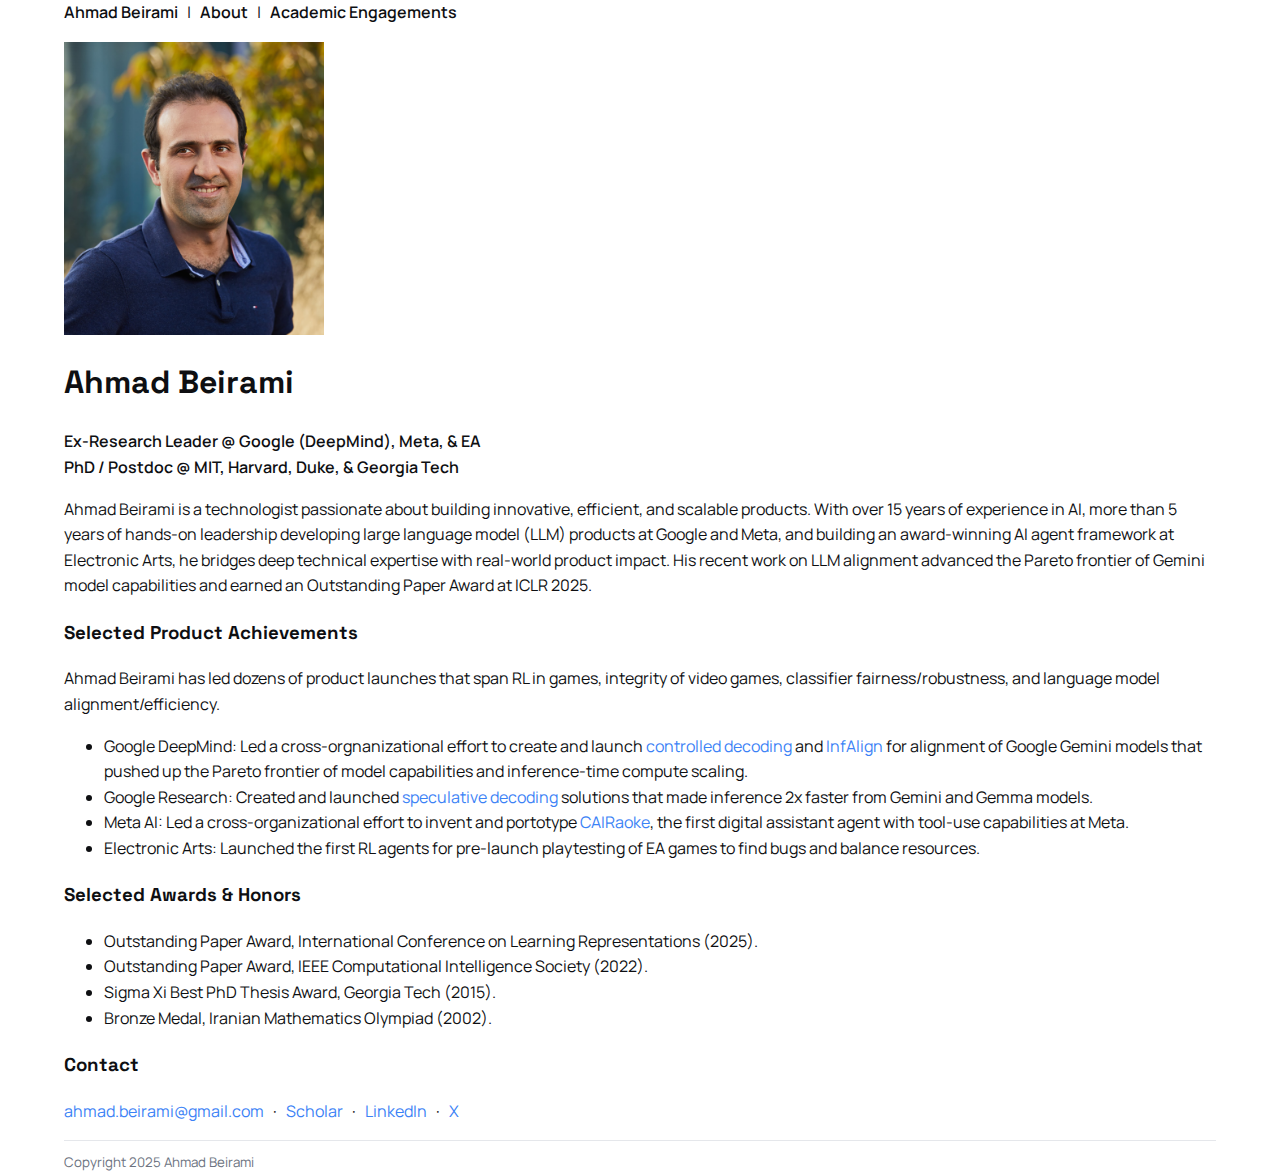
<file: index.html>
<!doctype html>
<html lang="en">
<head>
  <meta charset="utf-8" />
  <meta name="viewport" content="width=device-width, initial-scale=1" />
  <title>Ahmad Beirami</title>
  <!-- Fonts: Space Grotesk (headings) + Manrope (body) -->
  <link href="https://fonts.googleapis.com/css2?family=Manrope:wght@400;500;600&family=Space+Grotesk:wght@600;700&display=swap" rel="stylesheet">
  <!-- Theme: fonts & colors only -->
  <link rel="stylesheet" href="theme.css">
</head>
<body>
  <header>
    <nav>
      <a href="./">Ahmad Beirami</a> &nbsp; | &nbsp;
      <a href="about.html">About</a> &nbsp; | &nbsp;
      <a href="academic.html">Academic Engagements</a>
    </nav>
  </header>

  <main>
    <section class="hero">
      <p>
        <img src="beirami-hs.jpeg" alt="Ahmad Beirami headshot" style="max-width: 260px; height: auto;">
      </p>
      <h1>Ahmad Beirami</h1>
      <p><span style="font-weight:600">Ex-Research Leader @ Google (DeepMind), Meta, &amp; EA</span><br>
      <span style="font-weight:600">PhD / Postdoc @ MIT, Harvard, Duke, &amp; Georgia Tech</span></p>

      <p>Ahmad Beirami is a technologist passionate about building innovative, efficient, and scalable products. With over 15 years of experience in AI, more than 5 years of hands-on leadership developing large language model (LLM) products at Google and Meta, and building an award-winning AI agent framework at Electronic Arts, he bridges deep technical expertise with real-world product impact. His recent work on LLM alignment advanced the Pareto frontier of Gemini model capabilities and earned an Outstanding Paper Award at ICLR 2025.</p>
      <h3>Selected Product Achievements</h3>
      <p>Ahmad Beirami has led dozens of product launches that span RL in games, integrity of video games, classifier fairness/robustness, and language model alignment/efficiency.</p>
      <ul>
        <li>Google DeepMind: Led a cross-orgnanizational effort to create and launch <a href="https://arxiv.org/abs/2310.17022">controlled decoding</a> and <a href="https://arxiv.org/abs/2412.19792">InfAlign</a> for alignment of Google Gemini models that pushed up the Pareto frontier of model capabilities and inference-time compute scaling.</li>
        <li>Google Research: Created and launched <a href="https://arxiv.org/abs/2310.15141">speculative decoding</a> solutions that made inference 2x faster from Gemini and Gemma models.</li>
        <li>Meta AI: Led a cross-organizational effort to invent and portotype <a href="https://www.youtube.com/watch?v=JnD6iRN9dt8">CAIRaoke</a>, the first digital assistant agent with tool-use capabilities at Meta.</li>
        <li>Electronic Arts: Launched the first RL agents for pre-launch playtesting of EA games to find bugs and balance resources.</li>
      </ul>
      <h3>Selected Awards &amp; Honors</h3>
      <ul>
        <li>Outstanding Paper Award, International Conference on Learning Representations (2025).</li>
        <li>Outstanding Paper Award, IEEE Computational Intelligence Society (2022).</li>
        <li>Sigma Xi Best PhD Thesis Award, Georgia Tech (2015).</li>
        <li>Bronze Medal, Iranian Mathematics Olympiad (2002).</li>
      </ul>
      <h3>Contact</h3>
      <p>
        <a href="mailto:ahmad.beirami@gmail.com">ahmad.beirami@gmail.com</a>
        &nbsp;&nbsp;·&nbsp;&nbsp;
        <a href="https://scholar.google.com/citations?sortby=pubdate&user=VuKWbMMAAAAJ&view_op=list_works">Scholar</a>
        &nbsp;&nbsp;·&nbsp;&nbsp;
        <a href="https://www.linkedin.com/in/abeirami">LinkedIn</a>
        &nbsp;&nbsp;·&nbsp;&nbsp;
        <a href="https://x.com/abeirami">X</a>
      </p>
    </section>
  </main>

  <footer>
    <hr>
    <small>Copyright 2025 Ahmad Beirami</small>
  </footer>
  <script src="/assets/js/external-links.js" defer></script>
</body>
</html>
</file>
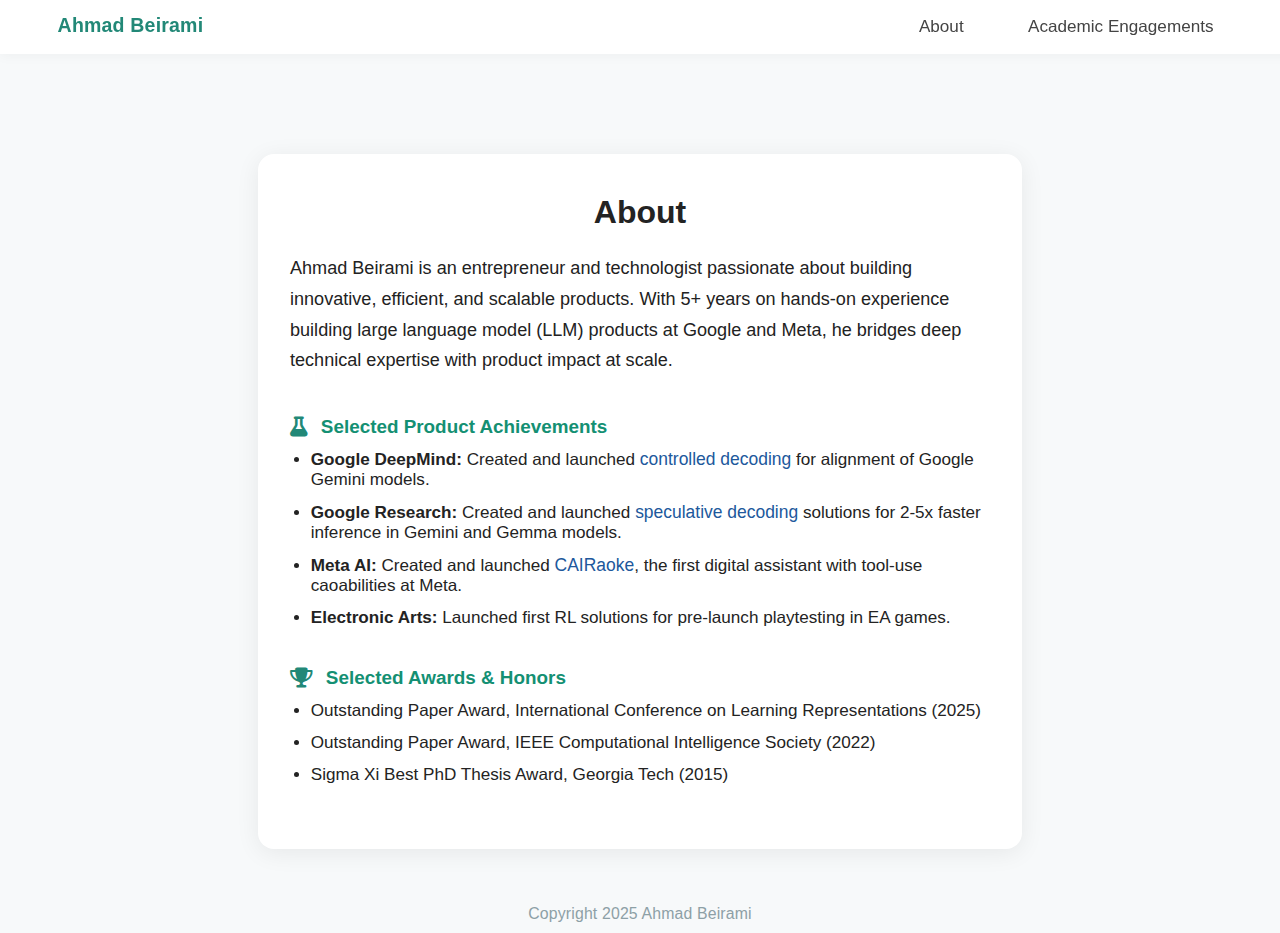
<file: about.html>
<!DOCTYPE html>
<html lang="en">
<head>
  <meta charset="UTF-8" />
  <title>About | Ahmad Beirami</title>
  <meta name="viewport" content="width=device-width, initial-scale=1" />
  <link rel="stylesheet" href="https://cdnjs.cloudflare.com/ajax/libs/font-awesome/6.4.2/css/all.min.css" />
  <style>
    body { font-family: Inter, Arial, sans-serif; background: #f7f9fa; color: #232323; margin: 0; }
    .navbar {
      position: sticky;
      top: 0;
      left: 0;
      right: 0;
      z-index: 1000;
      width: 100%; display: flex; align-items: center; background: #fff;
      box-shadow: 0 2px 12px rgba(34, 34, 34, 0.04); padding: 0.85em 3.6em;
    }
    .brand {
      font-weight: 700; color: #228877; font-size: 1.22em; letter-spacing: 0.01em;
      text-decoration: none; transition: border-bottom 0.2s;
      border-bottom: 2px solid transparent; padding-bottom: 1px;
    }
    .brand:hover { border-bottom: 2.5px solid #228877; }
    .nav-tabs {
      margin-left: auto; display: flex; gap: 1.35em;
    }
    .nav-tabs a {
      padding: 0.19em 1.25em; border-radius: 1.1em; background: transparent;
      color: #444; font-weight: 500; font-size: 1.07em;
      text-decoration: none; transition: background 0.18s, color 0.18s;
    }
    .nav-tabs a:hover { background: #d1ede2; color: #20589c; }
    .nav-tabs a:last-child { margin-right: 6em; }
    @media (max-width: 700px) {
      .navbar { padding: 0.7em; }
      .brand { font-size: 1em; }
      .nav-tabs { gap: 0.7em; }
      .nav-tabs a { font-size: 0.97em; padding: 0.13em 0.6em; }
      .nav-tabs a:last-child { margin-right: 1em; }
    }
    .impact-link {
      font-size: 1.02em;
      font-weight: 500;
      color: #20589c;
      display: inline;
      text-decoration: none;
      transition: color 0.16s;
    }
    .impct-link:hover { color: #ff8800; text-decoration: underline; }
    .container {
      max-width: 700px;
      margin: 100px auto 0 auto;
      padding: 40px 32px 32px 32px;
      background: #fff; border-radius: 16px; box-shadow: 0 4px 24px rgba(0,0,0,0.07); color: #232323;
    }
    h1 { margin: 0 0 0.7em 0; font-size: 2em; font-weight: 600; text-align: center; }
    .section-title {
      font-size: 1.18em;
      color: #149073;
      font-weight: 700;
      margin-top: 2.1em;
      margin-bottom: 0.6em;
      display: flex;
      align-items: center;
      gap: 0.47em;
    }
    .section-title i {
      color: #228877;
      font-size: 1.06em;
      margin-right: 0.2em;
    }
    .bio { font-size: 1.13em; line-height: 1.7; margin-bottom: 2em; color: #222; }
    .achievements, .awards { margin-bottom: 2em; }
    .achievements ul, .awards ul { margin: 0; padding: 0 0 0 1.3em; }
    .achievements li, .awards li { margin-bottom: 0.7em; font-size: 1.07em; }
    .copyright-footer {
      width: 100%; text-align: center; font-size: 0.99em; color: #8da0a6;
      margin-top: 40px; padding: 16px 0 10px 0; background: transparent;
      letter-spacing: 0.01em;
    }
  </style>
</head>
<body>
  <div class="navbar">
    <a href="index.html" class="brand">Ahmad Beirami</a>
    <div class="nav-tabs">
      <a href="about.html">About</a>
      <a href="academic.html">Academic Engagements</a>
    </div>
  </div>
  <div class="container">
    <h1>About</h1>
    <div class="bio">
      Ahmad Beirami is an entrepreneur and technologist passionate about building innovative, efficient, and scalable products. With 5+ years on hands-on experience building large language model (LLM) products at Google and Meta, he bridges deep technical expertise with product impact at scale. 
    </div>
    <div class="section-title"><i class="fa-solid fa-flask"></i> Selected Product Achievements</div>
    <div class="achievements">
      <ul>
        <li><b>Google DeepMind:</b> Created and launched <a class="impact-link" href="https://arxiv.org/abs/2310.17022" target="_blank">controlled decoding</a> for alignment of Google Gemini models.</li>
        <li><b>Google Research:</b> Created and launched <a class="impact-link" href="https://arxiv.org/abs/2310.15141" target="_blank">speculative decoding</a> solutions for 2-5x faster inference in Gemini and Gemma models.</li>
        <li><b>Meta AI:</b> Created and launched <a class="impact-link" href="https://www.youtube.com/watch?v=JnD6iRN9dt8" target="_blank">CAIRaoke</a>, the first digital assistant with tool-use caoabilities at Meta.</li>
        <li><b>Electronic Arts:</b> Launched first RL solutions for pre-launch playtesting in EA games.</li>
      </ul>
    </div>
    <div class="section-title"><i class="fa-solid fa-trophy"></i> Selected Awards & Honors</div>
    <div class="awards">
      <ul>
        <li>Outstanding Paper Award, International Conference on Learning Representations (2025)</li>
        <li>Outstanding Paper Award, IEEE Computational Intelligence Society (2022)</li>
        <li>Sigma Xi Best PhD Thesis Award, Georgia Tech (2015)</li>
      </ul>
    </div>
  </div>
<footer class="copyright-footer">Copyright 2025 Ahmad Beirami</footer>
</body>
</html>
</file>
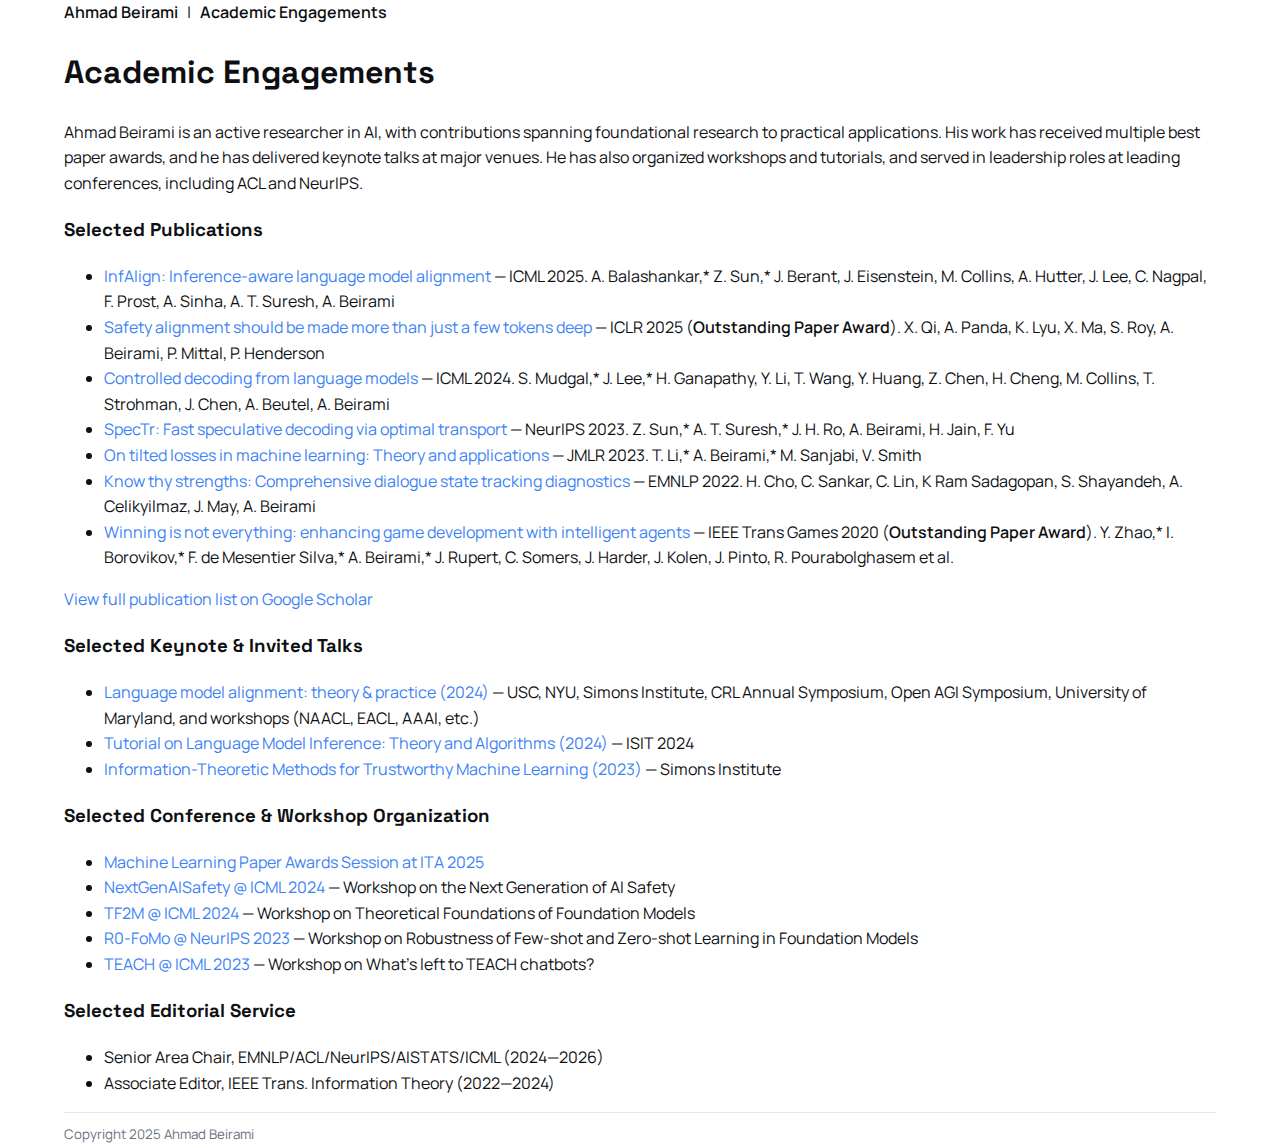
<file: academic.html>
<!doctype html>
<html lang="en">
<head>
  <meta charset="utf-8" />
  <meta name="viewport" content="width=device-width, initial-scale=1" />
  <title>Ahmad Beirami | Academic Engagements</title>
  <link href="https://fonts.googleapis.com/css2?family=Manrope:wght@400;500;600&family=Space+Grotesk:wght@600;700&display=swap" rel="stylesheet">
  <link rel="stylesheet" href="theme.css">
</head>
<body>
  <header>
    <nav class="site-nav">
      <a href="./">Ahmad Beirami</a> &nbsp; | &nbsp;
      <a href="academic.html">Academic Engagements</a>
    </nav>
  </header>

  <main>
    <h1>Academic Engagements</h1>
    <p>Ahmad Beirami is an active researcher in AI, with contributions spanning foundational research to practical applications. His work has received multiple best paper awards, and he has delivered keynote talks at major venues. He has also organized workshops and tutorials, and served in leadership roles at leading conferences, including ACL and NeurIPS.</p>

    <h3>Selected Publications</h3>
    <ul>
      <li><a href="https://arxiv.org/abs/2412.19792">InfAlign: Inference-aware language model alignment</a> — ICML 2025. A. Balashankar,* Z. Sun,* J. Berant, J. Eisenstein, M. Collins, A. Hutter, J. Lee, C. Nagpal, F. Prost, A. Sinha, A. T. Suresh, A. Beirami</li>
      <li><a href="https://openreview.net/forum?id=6Mxhg9PtDE">Safety alignment should be made more than just a few tokens deep</a> — ICLR 2025 (<span style="font-weight:600">Outstanding Paper Award</span>).  X. Qi, A. Panda, K. Lyu, X. Ma, S. Roy, A. Beirami, P. Mittal, P. Henderson</li>
      <li><a href="https://arxiv.org/abs/2310.17022">Controlled decoding from language models</a> — ICML 2024. S. Mudgal,* J. Lee,* H. Ganapathy, Y. Li, T. Wang, Y. Huang, Z. Chen, H. Cheng, M. Collins, T. Strohman, J. Chen, A. Beutel, A. Beirami</li>
      <li><a href="https://arxiv.org/abs/2310.15141">SpecTr: Fast speculative decoding via optimal transport</a> — NeurIPS 2023. Z. Sun,* A. T. Suresh,* J. H. Ro, A. Beirami, H. Jain, F. Yu</li>
      <li><a href="https://arxiv.org/abs/2109.06141">On tilted losses in machine learning: Theory and applications</a> — JMLR 2023. T. Li,* A. Beirami,* M. Sanjabi, V. Smith</li>
      <li><a href="https://aclanthology.org/2022.findings-emnlp.391/">Know thy strengths: Comprehensive dialogue state tracking diagnostics</a> — EMNLP 2022. H. Cho, C. Sankar, C. Lin, K Ram Sadagopan, S. Shayandeh, A. Celikyilmaz, J. May, A. Beirami</li>
      <li><a href="https://arxiv.org/abs/1903.10545">Winning is not everything: enhancing game development with intelligent agents</a> — IEEE Trans Games 2020 (<span style="font-weight:600">Outstanding Paper Award</span>).  Y. Zhao,* I. Borovikov,* F. de Mesentier Silva,* A. Beirami,* J. Rupert, C. Somers, J. Harder, J. Kolen, J. Pinto, R. Pourabolghasem et al.</li>
    </ul>

    <p><a href="https://scholar.google.com/citations?sortby=pubdate&user=VuKWbMMAAAAJ&view_op=list_works">View full publication list on Google Scholar</a></p>

    <h3>Selected Keynote &amp; Invited Talks</h3>
    <ul>
      <li><a href="https://simons.berkeley.edu/talks/ahmad-beirami-google-2024-09-12">Language model alignment: theory &amp; practice (2024)</a> — USC, NYU, Simons Institute, CRL Annual Symposium, Open AGI Symposium, University of Maryland, and workshops (NAACL, EACL, AAAI, etc.)</li>
      <li><a href="http://theertha.info/papers/isit_2024_tutorial.pdf">Tutorial on Language Model Inference: Theory and Algorithms (2024)</a> — ISIT 2024</li>
      <li><a href="https://simons.berkeley.edu/talks/ahmad-beirami-google-research-2023-05-25-0">Information-Theoretic Methods for Trustworthy Machine Learning (2023)</a> — Simons Institute</li>
    </ul>

    <h3>Selected Conference &amp; Workshop Organization</h3>
    <ul>
      <li><a href="https://ita.ucsd.edu/">Machine Learning Paper Awards Session at ITA 2025</a></li>
      <li><a href="https://icml-nextgenaisafety.github.io/">NextGenAISafety @ ICML 2024</a> — Workshop on the Next Generation of AI Safety</li>
      <li><a href="https://sites.google.com/view/tf2m">TF2M @ ICML 2024</a> — Workshop on Theoretical Foundations of Foundation Models</li>
      <li><a href="https://sites.google.com/view/r0-fomo/home">R0-FoMo @ NeurIPS 2023</a> — Workshop on Robustness of Few-shot and Zero-shot Learning in Foundation Models</li>
      <li><a href="https://sites.google.com/view/teach-icml-23/">TEACH @ ICML 2023</a> — Workshop on What’s left to TEACH chatbots?</li>
    </ul>

    <h3>Selected Editorial Service</h3>
    <ul>
      <li>Senior Area Chair, EMNLP/ACL/NeurIPS/AISTATS/ICML (2024—2026)</li>
      <li>Associate Editor, IEEE Trans. Information Theory (2022—2024)</li>
    </ul>
  </main>

  <footer>
    <hr>
    <small>Copyright 2025 Ahmad Beirami</small>
  </footer>
  <script src="/assets/js/external-links.js" defer></script>
</body>
</html>
</file>
<file: theme.css>
/* ===== Fonts (Option 3: Space Grotesk + Manrope, neutral light) =====
   Paste this <link> in each HTML <head> (already included below):
   https://fonts.googleapis.com/css2?family=Manrope:wght@400;500;600&family=Space+Grotesk:wght@600;700&display=swap
*/

:root {
  /* Typography */
  --font-heading: "Space Grotesk", ui-sans-serif, system-ui, -apple-system, "Segoe UI", Arial, sans-serif;
  --font-body: "Manrope", ui-sans-serif, system-ui, -apple-system, "Segoe UI", Arial, sans-serif;

  /* Colors */
  --bg: #FFFFFF;
  --text: #0E0F12;
  --text-muted: #6B7280;
  --accent: #3B82F6;       /* emerald */
  --accent-hover: #60A5FA; /* lighter emerald */
  --divider: #E5E7EB;
}

/* ===== Global (fonts & colors only) ===== */
html, body {
  background: var(--bg);
  color: var(--text);
  font-family: var(--font-body);
  line-height: 1.6;
}

h1, h2, h3, h4 {
  font-family: var(--font-heading);
  color: var(--text);
}

a {
  color: var(--accent);
  text-decoration: none;
}
a:hover { color: var(--accent-hover); }

small, .muted { color: var(--text-muted); }

hr {
  border: 0;
  height: 1px;
  background: var(--divider);
}

/* Keep nav simple: color + typography only */
nav a {
  color: var(--text);
  font-weight: 600;
}
nav a:hover { color: var(--accent); }

/* Footer text color only */
footer {
  color: var(--text-muted);
}




/* ===== Responsive gutters & max-width (CSS-only; no layout changes) ===== */
:root {
  --gutter: clamp(16px, 4vw, 32px); /* left/right breathing room on all screens */
  --content-max: 72rem;             /* ~1152px readable line length on desktop */
}

body { margin: 0; } /* remove default UA margins */

header > nav, main, footer {
  margin-left: auto;
  margin-right: auto;
  max-width: var(--content-max);
  padding-left: var(--gutter);
  padding-right: var(--gutter);
}

/* Mobile-friendly media defaults */
img, video { max-width: 100%; height: auto; }
pre, code { white-space: pre-wrap; word-wrap: break-word; }

/* Optional small bump to base size on very small screens for readability */
@media (max-width: 380px) {
  html { font-size: 17px; }
}


/* Minimal hero layout: left-aligned headshot above name */
.hero { text-align: left; }
.hero img { display:block; margin: 0 0 0.75rem 0; }


/* Mobile headshot sizing */
@media (max-width: 480px) {
  .hero img { max-width: 200px !important; height: auto; }
}
</file>
